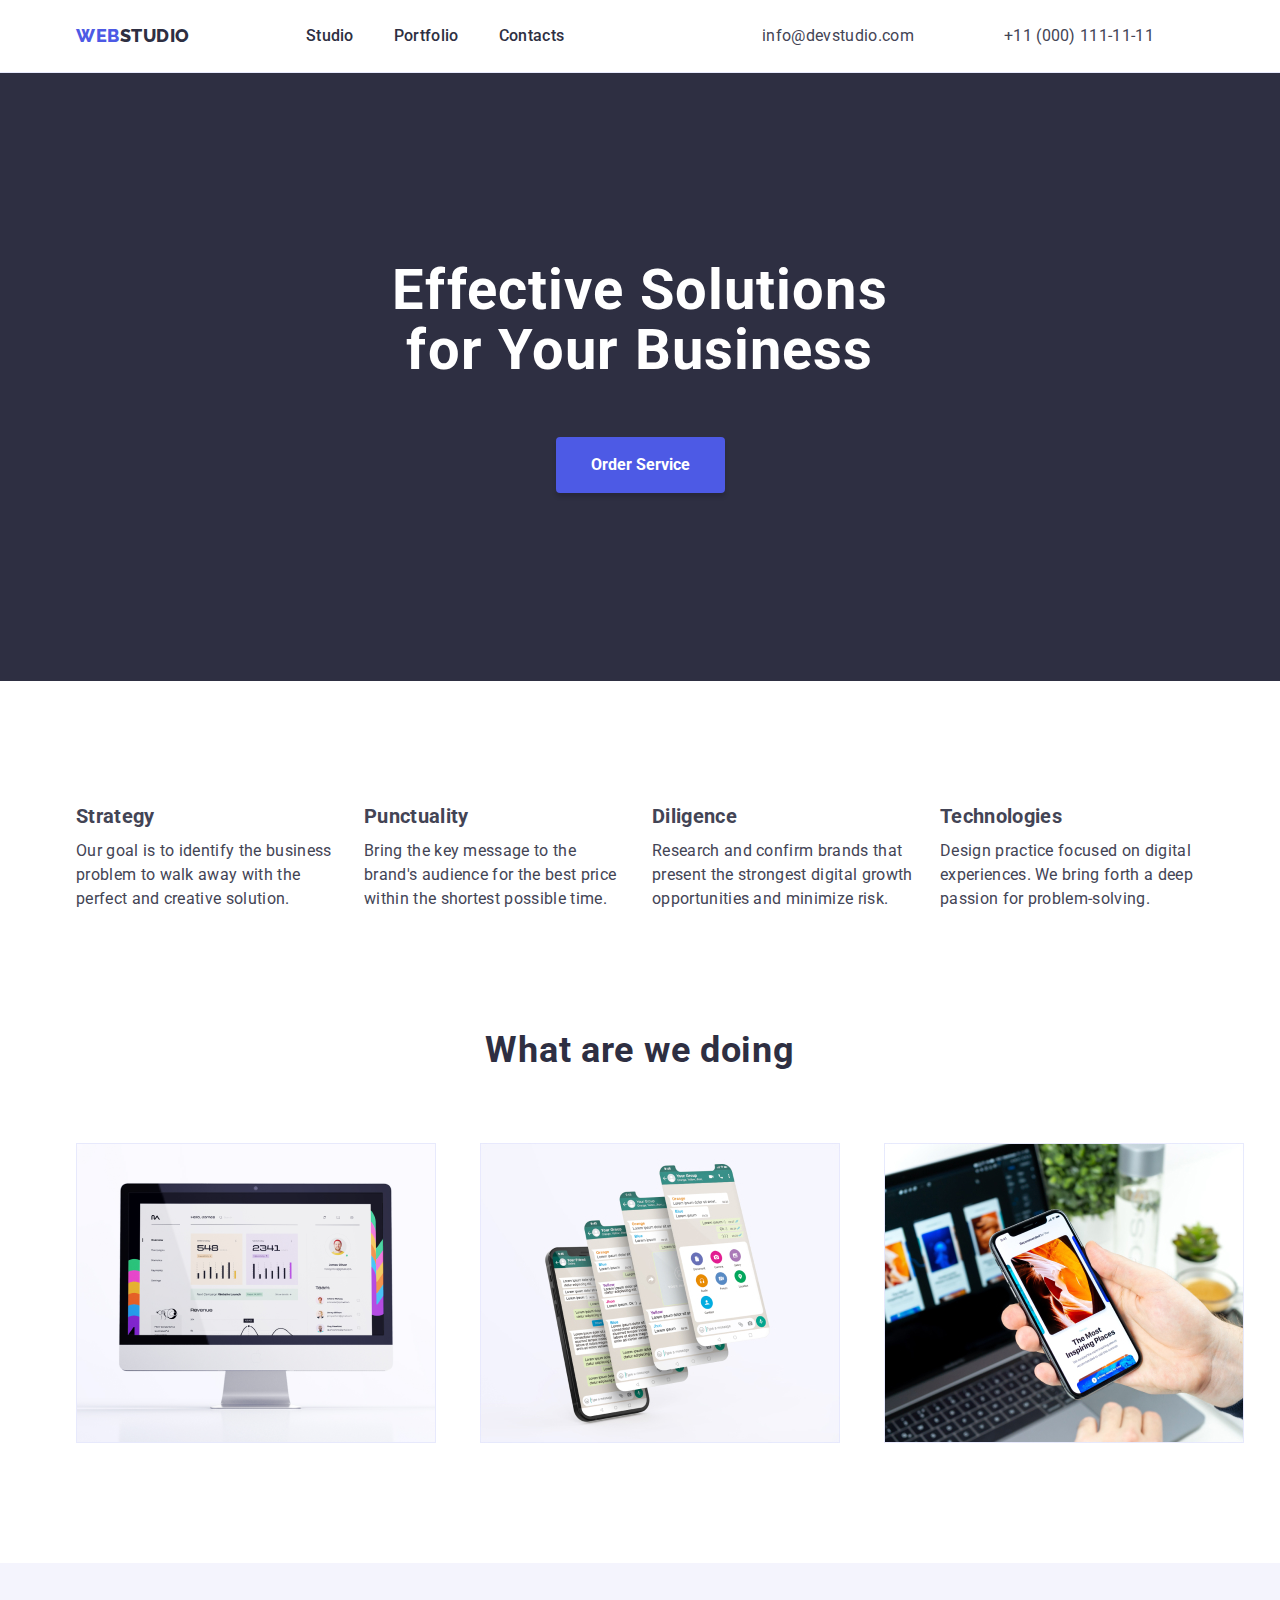
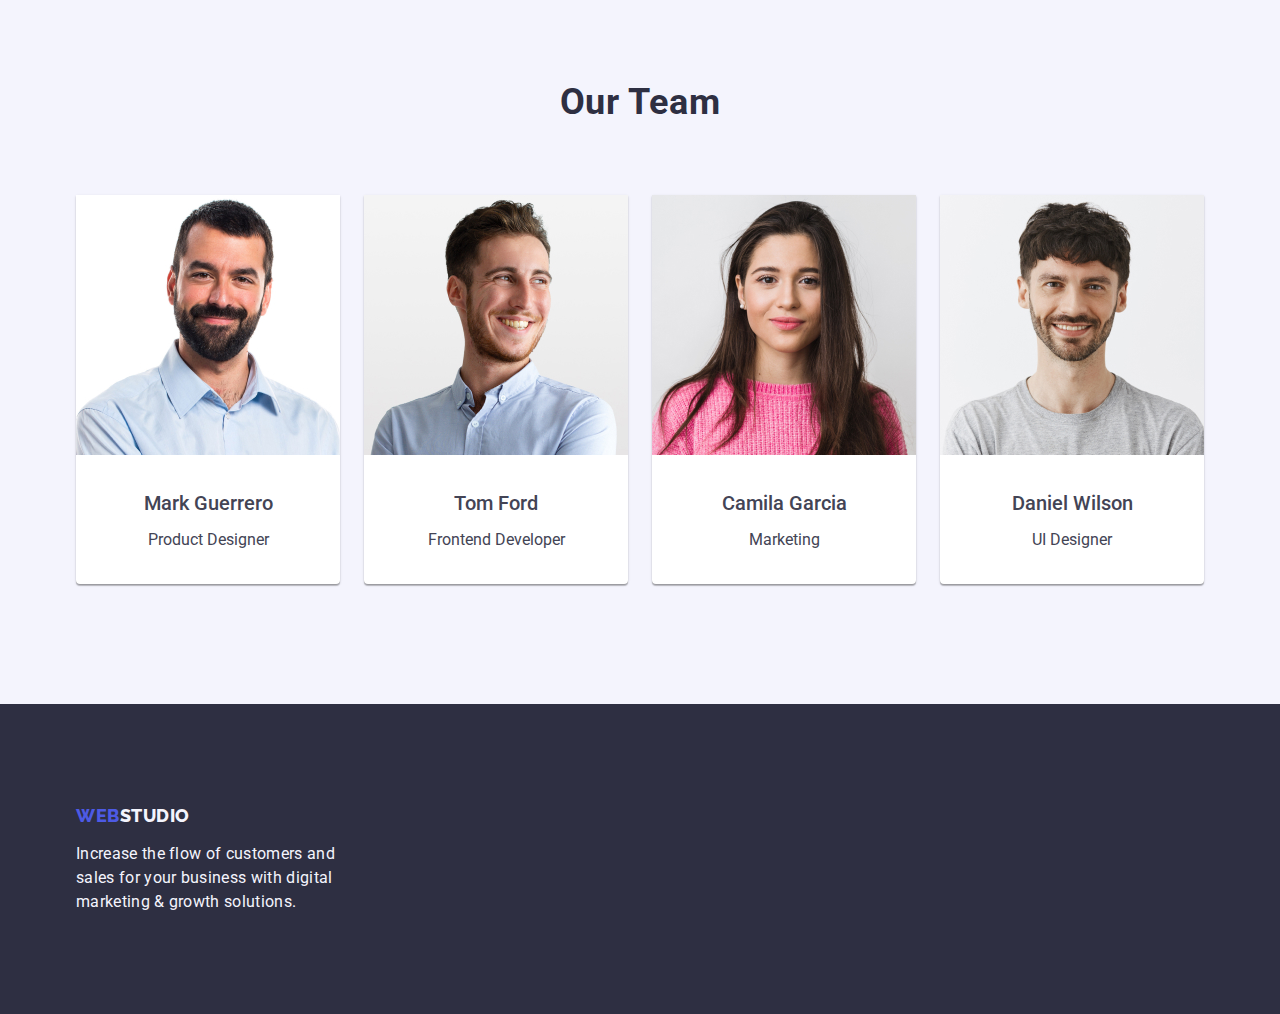
<file: index.html>
<!DOCTYPE html>
<html lang="en">

<head>
  <meta charset="UTF-8" />
  <meta name="viewport" content="width=device-width, initial-scale=1.0" />
  <link rel="preconnect" href="https://fonts.googleapis.com">
  <link rel="preconnect" href="https://fonts.gstatic.com" crossorigin>
  <link href="https://fonts.googleapis.com/css2?family=Raleway:wght@800&family=Roboto:wght@400;500;700;900&display=swap"
    rel="stylesheet">
  <link rel="stylesheet"
    href="https://cdnjs.cloudflare.com/ajax/libs/modern-normalize/1.0.0/modern-normalize.min.css" />
  <link rel="stylesheet" href="./css/styles.css">
  <title>Web Studio</title>
</head>

<body>
  <header class="main-section">
    <div class="header container">
      <nav class="nav">
        <a class="logo link" href="./index.html">
          Web<span class="logo-highlight">Studio</span>
        </a>
        <ul class="menu-list list">
          <li class="menu-item"><a class="link-padding list link" href="./index.html">Studio</a></li>
          <li class="menu-item"><a class="link-padding list link" href="./portfolio.html">Portfolio</a></li>
          <li class="menu-item"><a class="link-padding list link" href="">Contacts</a></li>
        </ul>
      </nav>
      <address class="contact">
        <ul class="gap list">
          <li><a class="contakt-item link" href="mailto:info@devstudio.com">info@devstudio.com</a></li>
          <li><a class="contakt-item link" href="tel:+110001111111">+11 (000) 111-11-11</a></li>
        </ul>
      </address>
    </div>
  </header>
  <main>
    <section class="hero section">
      <div class="hero-content container">
        <h1 class="first-section-h">Effective Solutions for Your Business</h1>
        <button class="hero-btn" type="button">Order Service</button>
      </div>
    </section>
    <section class="advantages section">
      <div class="container">
        <h2 class="visually-hidden">Our advantages</h2>
        <ul class="list">
          <li class="advantages-item">
            <h3 class="advantages-title">Strategy</h3>
            <p class="paragraph-main">
              Our goal is to identify the business problem to walk away with the
              perfect and creative solution.
            </p>
          </li>
          <li class="advantages-item">
            <h3 class="advantages-title">Punctuality</h3>
            <p class="paragraph-main">
              Bring the key message to the brand's audience for the best price
              within the shortest possible time.
            </p>
          </li>
          <li class="advantages-item">
            <h3 class="advantages-title">Diligence</h3>
            <p class="paragraph-main">
              Research and confirm brands that present the strongest digital
              growth opportunities and minimize risk.
            </p>
          </li>
          <li class="advantages-item">
            <h3 class="advantages-title">Technologies</h3>
            <p class="paragraph-main">
              Design practice focused on digital experiences. We bring forth a
              deep passion for problem-solving.
            </p>
          </li>
        </ul>
      </div>
    </section>
    <section class="offer section">
      <div class="container">
        <h2 class="section-hii">What are we doing</h2>
        <ul class="list">
          <li class="offer-item">
            <img src="./images//Rectangle71.jpg" alt="imac" width="360" height="300" />
          </li>
          <li class="offer-item">
            <img src="./images/img2.jpg" alt="phone and 3 screens" width="360" height="300" />
          </li>
          <li class="offer-item">
            <img src="./images//img3.jpg" alt="phone and computer" width="360" height="300" />
          </li>
        </ul>
      </div>
    </section>
    <section class="team section">
      <div class="container">
        <h2 class="section-hii">Our Team</h2>
        <ul class="team-list">
          <li class="our-team">
            <img src="./images/img.jpg" alt="Emploe Mark" width="264" height="260" />
            <div class="team-description">
              <h3 class="heading">Mark Guerrero</h3>
              <p class="paragraph-name">Product Designer</p>
            </div>
          </li>
          <li class="our-team">
            <img src="./images/img-2.jpg" alt="Emploe Tom" width="264" height="260" />
            <div class="team-description">
              <h3 class="heading">Tom Ford</h3>
              <p class="paragraph-name">Frontend Developer</p>
            </div>
          </li>
          <li class="our-team">
            <img src="./images/img-3.jpg" alt="Emploe Camila" width="264" height="260" />
            <div class="team-description">
              <h3 class="heading">Camila Garcia</h3>
              <p class="paragraph-name">Marketing</p>
            </div>
          </li>
          <li class="our-team">
            <img src="./images/img-4.jpg" alt="Emploe Daniel" width="264" height="260" />
            <div class="team-description">
              <h3 class="heading">Daniel Wilson</h3>
              <p class="paragraph-name">UI Designer</p>
            </div>
          </li>
        </ul>
      </div>
    </section>
  </main>
  <footer class="page-footer">
    <div class="container">
      <a class="bottom logo link" href="./index.html">
        Web<span class="footer-logo">Studio</span>
      </a>
      <p class="paragraph-footer">
        Increase the flow of customers and sales for your business with digital
        marketing & growth solutions.
      </p>
    </div>
  </footer>
</body>

</html>
</file>
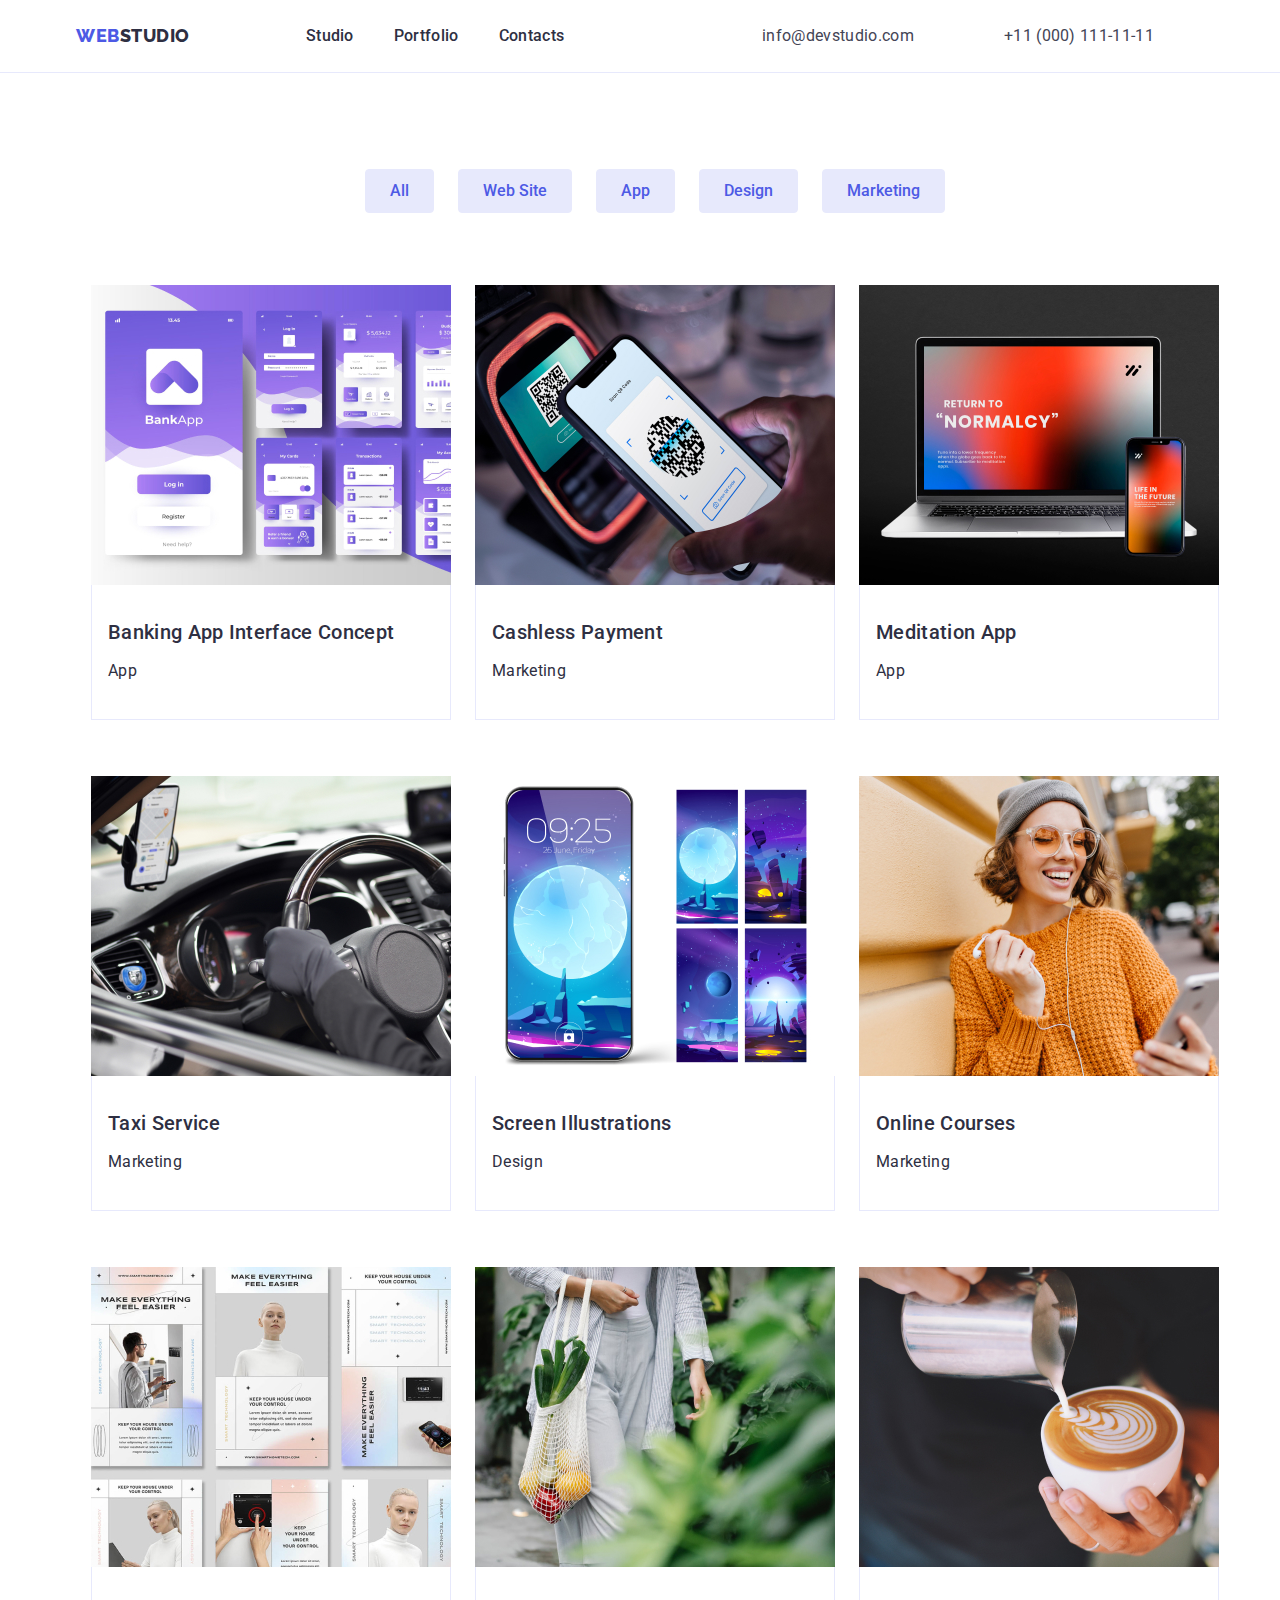
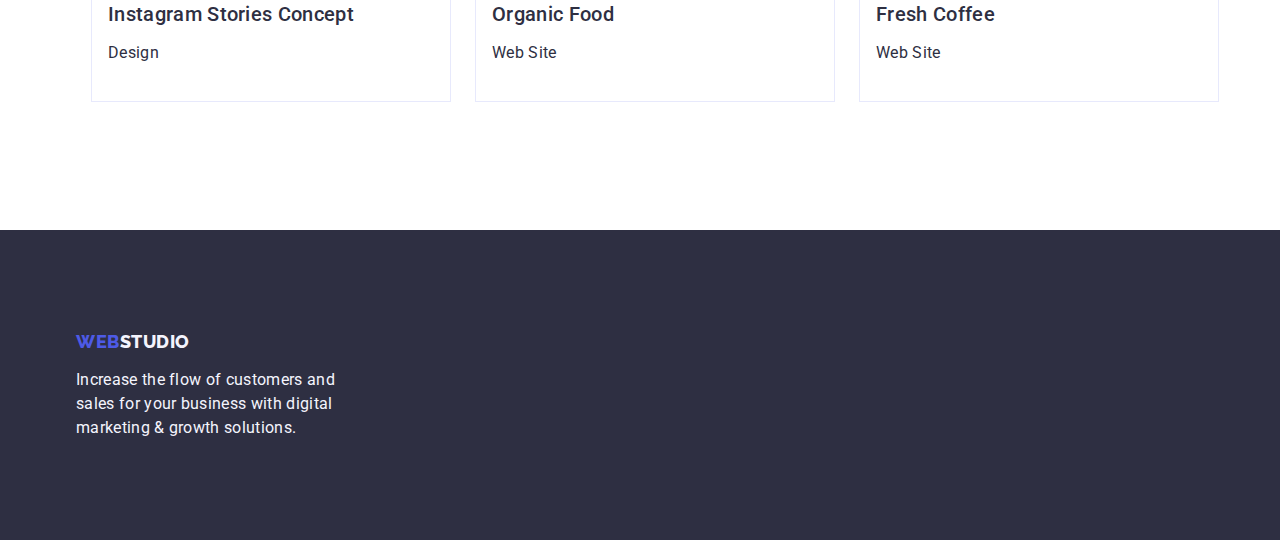
<file: portfolio.html>
<!DOCTYPE html>
<html lang="en">

<head>
    <meta charset="UTF-8">
    <meta name="viewport" content="width=device-width, initial-scale=1.0">
    <link rel="preconnect" href="https://fonts.googleapis.com">
    <link rel="preconnect" href="https://fonts.gstatic.com" crossorigin>
    <link
        href="https://fonts.googleapis.com/css2?family=Raleway:wght@800&family=Roboto:wght@400;500;700;900&display=swap"
        rel="stylesheet">
    <link rel="stylesheet"
        href="https://cdnjs.cloudflare.com/ajax/libs/modern-normalize/1.0.0/modern-normalize.min.css" />
    <link rel="stylesheet" href="./css/styles.css">

    <title>Portfolio</title>


</head>

<body>
    <header class="main-section">
        <div class="header container">
            <nav class="nav">
                <a class="logo link" href="./index.html">
                    Web<span class="logo-highlight">Studio</span>
                </a>
                <ul class="menu-list list">
                    <li class="menu-item"><a class="link-padding list link" href="./index.html">Studio</a></li>
                    <li class="menu-item"><a class="link-padding list link" href="./portfolio.html">Portfolio</a></li>
                    <li class="menu-item"><a class="link-padding list link" href="">Contacts</a></li>
                </ul>
            </nav>
            <address class="contact">
                <ul class="gap list">
                    <li><a class="contakt-item link" href="mailto:info@devstudio.com">info@devstudio.com</a></li>
                    <li><a class="contakt-item link" href="tel:+110001111111">+11 (000) 111-11-11</a></li>
                </ul>
            </address>
        </div>
    </header>
    <main class="container">
        <section class="submenu-list section">
            <div class="container">
                <h1 class="visually-hidden">Buttons</h1>
                <ul class="list-buttons section">
                    <li class="submenu-item"><button class="btn" type="button">All</button></li>
                    <li class="submenu-item"><button class="btn" type="button">Web Site</button></li>
                    <li class="submenu-item"><button class="btn" type="button">App</button></li>
                    <li class="submenu-item"><button class="btn" type="button">Design</button></li>
                    <li class="submenu-item"><button class="btn" type="button">Marketing</button></li>
                </ul>
                <ul class="projects-list ">
                    <li class="projects-img">
                        <a href="#" class="link"> <img src="./images/HW2img.jpg" alt="View of Bank app screen "
                                width="360" height="300">
                            <div class="projects-description">
                                <h2 class="heading">Banking App Interface Concept</h2>
                                <p class="paragraph">App</p>
                            </div>
                        </a>
                    </li>
                    <li class="projects-img">
                        <a href="#" class="link"> <img src="./images/HW2img-2.jpg" alt="Payment viev" width="360"
                                height="300">
                            <div class="projects-description">
                                <h2 class="heading">Cashless Payment</h2>
                                <p class="paragraph">Marketing</p>
                            </div>
                        </a>
                    </li>
                    <li class="projects-img">
                        <a href="#" class="link"> <img src="./images/HW2img-3.jpg" alt="Notebook with Meditation App"
                                width="360" height="300">
                            <div class="projects-description">
                                <h2 class="heading">Meditation App</h2>
                                <p class="paragraph">App</p>
                            </div>
                        </a>
                    </li>
                    <li class="projects-img">
                        <a href="#" class="link"> <img src="./images/HW2img-4.jpg" alt="Inside car" width="360"
                                height="300">
                            <div class="projects-description">
                                <h2 class="heading">Taxi Service</h2>
                                <p class="paragraph">Marketing</p>
                            </div>
                        </a>
                    </li>
                    <li class="projects-img">
                        <a href="#" class="link"> <img src="./images/HW2img-5.jpg" alt="Phone and four screen"
                                width="360" height="300">
                            <div class="projects-description">
                                <h2 class="heading">Screen Illustrations</h2>
                                <p class="paragraph">Design</p>
                            </div>
                        </a>
                    </li>
                    <li class="projects-img">
                        <a href="#" class="link"><img src="./images/HW2img-6.jpg" alt="The girl on the street"
                                width="360" height="300">
                            <div class="projects-description">
                                <h2 class="heading">Online Courses</h2>
                                <p class="paragraph">Marketing</p>
                            </div>
                        </a>
                    </li>
                    <li class="projects-img">
                        <a href="#" class="link"><img src="./images/HW2img-7.jpg" alt="Screen with Instagram stories"
                                width="360" height="300">
                            <div class="projects-description">
                                <h2 class="heading">Instagram Stories Concept</h2>
                                <p class="paragraph">Design</p>
                            </div>
                        </a>
                    </li>
                    <li class="projects-img">
                        <a href="#" class="link"><img src="./images/HW2img-8.jpg" alt="person with purchases"
                                width="360" height="300">
                            <div class="projects-description">
                                <h2 class="heading">Organic Food</h2>
                                <p class="paragraph">Web Site</p>
                            </div>
                        </a>
                    </li>
                    <li class="projects-img">
                        <a href="#" class="link"><img src="./images/HW2img-9.jpg" alt="Coffee with milk" width="360"
                                height="300">
                            <div class="projects-description">
                                <h2 class="heading">Fresh Coffee</h2>
                                <p class="paragraph">Web Site</p>
                            </div>
                        </a>
                    </li>
                </ul>
            </div>

        </section>
    </main>
    <footer class="page-footer">
        <div class="container">
            <a class="bottom logo link" href="./index.html">
                Web<span class="footer-logo">Studio</span>
            </a>
            <p class="paragraph-footer">Increase the flow of customers and sales for your business with digital
                marketing & growth solutions.</p>
        </div>
    </footer>
</body>

</html>
</file>
<file: css/styles.css>
:root {
    --first-color-text: #2E2F42;
    --Lavender: #E7E9FC;
    --color-white: #ffffff;
    --iris: #4D5AE5;
    --Ocean: #404BBF;
    --cloud: #F4F4FD;
    --SLATE: #434455;
    --kolo4: #404bbf;
}

* {
    margin: 0;
    padding: 0;
}

body {
    background-color: #FFFFFF;
    font-family: 'Roboto', sans-serif;
    color: #434455;
    line-height: 1.6;
}

.main-section {
    border-bottom: 1px solid #e7e9fc;
}

.logo .link {
    font-size: 18px;
    line-height: 1.17;
    letter-spacing: 0.03em;
    color: var(--iris);
    padding: 24px 0;
}

.logo-footer {
    font-family: "Raleway", sans-serif;
    font-weight: 800;
    font-size: 18px;
    line-height: 1.17;
    letter-spacing: 0.03em;
    text-decoration: none;
    text-transform: uppercase;
    color: var(--cloud);
    font-style: normal;
}

.highlight {
    color: var(--iris);
}

.menu-item {
    gap: 40px;
}

.menu-item:last-child {
    margin-right: 0;
}

.list {
    font-size: 16px;
    font-style: normal;

    line-height: 1.5;
    letter-spacing: 0.32px;
    list-style: none;
    text-decoration: none;
    display: flex;
    align-items: center;
    gap: 24px;
}

.list-buttons {
    display: flex;
    justify-content: center;
    gap: 24px;
    margin-bottom: 72px;
}

.contact {
    font-style: normal;
    color: var(--SLATE);
}

.contact:hover {
    color: var(--Ocean);
}

.contakt-item .link {
    color: var(--SLATE);
}

.contakt-item .link:hover,
.contakt-item .link:active {
    color: var(--kolo4);
}

.advantages-title {
    font-size: 20px;
    margin-bottom: 8px;
}

.p {
    color: var(--first-color-text);
    font-family: Roboto;
    font-size: 16px;
    line-height: 1.5;
    letter-spacing: 0.32px;
}

.span {
    color: var(--first-color-text);
}

.page-footer {
    padding-top: 100px;
    padding-bottom: 100px;
    color: var(--cloud);
    background-color: var(--first-color-text);
}

.logo-highlight {
    color: var(--first-color-text);
    text-decoration: none;
}

.footer-logo {
    color: #f4f4fd;
}

.hero-btn {
    color: var(--color-white);
    background-color: var(--iris);
    border: none;
    border-radius: 4px;
    font-size: 16px;
    font-weight: 700;
    line-height: 1.9em;
    cursor: pointer;
    box-shadow: 0px 4px 4px rgba(0, 0, 0, 0.15);
    border-radius: 4px;
    display: block;
    min-width: 169px;
    height: 56px;
    margin: auto;
    margin-top: 56px;
}

.hero-btn:hover,
.hero-btn:focus,
.hero-btn:active {
    background-color: var(--Ocean);
    color: var(--color-white);
}

.btn {
    color: var(--iris);
    background-color: var(--Lavender);
    min-height: 38px;
    padding: 12px 24px;
    font-size: 16px;
    font-weight: 500;
    border: 1px solid var(--Lavender);
    border-radius: 4px;
    cursor: pointer;
}

.btn:hover,
.btn:focus,
.btn:active {
    background-color: var(--Ocean);
    color: var(--color-white);
    box-shadow: 0px 3px 1px rgba(0, 0, 0, 0.1), 0px 1px 2px rgba(0, 0, 0, 0.08),
        0px 2px 2px rgba(0, 0, 0, 0.12);
    border-radius: 4px;
    border: 1px solid transparent;
}

.submenu-item {
    list-style-type: none;
}

.advantages {
    padding: 120px 0;
}

.advantages-item {
    display: inline-block;
    width: calc((100% - 72px) / 4);
}

.advantages-item:last-child {
    margin-right: 0;
}

.visually-hidden {
    position: absolute;
    width: 1px;
    height: 1px;
    margin: -1px;
    border: 0;
    padding: 0;
    white-space: nowrap;
    clip-path: inset(100%);
    clip: rect(0 0 0 0);
    overflow: hidden;
}

.paragraph {
    font-size: 16px;
    line-height: 1.5;
    letter-spacing: 0.02em;
    color: var(--SLATE);
}

.link {
    font-size: 16px;
    line-height: 1.5;
    letter-spacing: 0.02em;
    color: var(--first-color-text);
    text-decoration: none;
    display: inline-block;
}

.list .link:hover,
.list .link:focus {
    color: var(--Ocean);
}

.logo-highlight .link {
    text-decoration: none;


}

.paragraph-footer {
    line-height: 1.5;
    letter-spacing: 0.02em;
    padding-left: 0px;
    width: 264px;

}

.first-section-h {
    font-weight: 700;
    font-size: 56px;
    line-height: 1.07;
    text-align: center;
    letter-spacing: 0.02em;
    color: var(--color-white);
    margin-bottom: 30px;
    max-width: 496px;
    margin: auto;
}

.button-first-section {
    font-family: "Roboto", sans-serif;
    font-weight: 500;
    font-size: 16px;
    line-height: 1.5;
    letter-spacing: 0.04em;
    cursor: pointer;
}

.paragraph-main {
    font-size: 16px;
    line-height: 1.5;
    letter-spacing: 0.02em;
    color: var(--SLATe);
    text-align: left;
}

.paragraph-name .team-photo {
    margin-bottom: 30px;
}

.team-description {
    padding: 32px 0px;
}

.team-description-h3 {
    margin-bottom: 10px;
}

.section-hii {
    font-size: 36px;
    line-height: 1.11;
    letter-spacing: 0.02em;
    color: var(--first-color-text);
    margin: 0;
    margin-bottom: 72px;
    padding: 0;
}

.team {
    text-align: center;
    background-color: var(--cloud);
    padding-top: 94px;
    padding-bottom: 94px;
    margin-bottom: 0px;
    padding: 120px 0
}

.our-team {
    background-color: var(--color-white);
    box-shadow: 0px 1px 3px rgba(0, 0, 0, 0.12), 0px 1px 1px rgba(0, 0, 0, 0.14),
        0px 2px 1px rgba(0, 0, 0, 0.2);
    border-radius: 0px 0px 4px 4px;
    max-width: 270px;
    display: inline-block;
    width: calc((100% - 72px) / 4);
}

.our-team:last-child {
    margin-right: 0;
}

.button-first-section:focus {
    background-color: var(--kolo4);
}

.contakt-item {
    color: var(--SLATE);
    font-weight: 400;
    display: block;
    margin-right: 50px;
}

.contact-item:last-child {
    margin-right: 0;
}

.logo {
    font-family: "Raleway", sans-serif;
    font-weight: 800;
    font-size: 18px;
    line-height: 1.17;
    letter-spacing: 0.03em;
    text-decoration: none;
    text-transform: uppercase;
    color: var(--iris);
    font-style: normal;
    margin-right: 76px;
}

.hero {
    background-color: var(--first-color-text);
    padding: 188px 0;
    display: flex;
    justify-content: center;
    align-items: center;
}

.hero-content {
    text-align: center;
    width: 700px;
}

.offer {
    text-align: center;
    padding-bottom: 120px;
}

.offer-item {
    display: inline-block;
    margin-right: 20px;
    width: calc((100% - 48px) / 3);
}

.offer-item:last-child {
    margin-right: 0;
}

.submenu-list {
    margin: auto;
    padding: 96px 0 120px 0;
}

.submenu-list>ul {
    display: flex;
    justify-content: space-around;
}

.projects-list {
    display: flex;
    flex-wrap: wrap;
    justify-content: space-between;
    row-gap: 48px;
    column-gap: 24px;
    list-style: none;

}

.projects-description {
    border: 1px solid var(--Lavender);
    padding: 32px 16px;
    border-top: none;
    margin-bottom: 8px;
}

.projects-description>h3 {
    line-height: 2em;
}

.projects-description>p {
    color: var(--brand-color-grey);
    line-height: 2em;
}

img {
    display: block;
}

.nav {
    display: flex;
    justify-content: flex-start;
    flex-direction: row;
    align-items: center;
    gap: 40px;
    list-style: none;
    font-weight: 500;
}

.header {
    padding-top: 24px;
    padding-bottom: 24px;
    display: flex;
    justify-content: space-between;
    align-items: center;
}

.projects-img {
    width: calc((100% - 48px) / 3);
}

.heading {
    margin-bottom: 8px;
    font-size: 20px;

    font-weight: 500;
}

.team-list {
    display: flex;
    gap: 24px;
}

.menu-list {
    display: flex;
    align-items: center;
    flex-wrap: wrap;
    gap: 40px;

}

.container {
    width: 1158px;
    margin: 0 auto;
    padding: 0 15px;
}

.link-padding {
    padding: 24px 0;
}

.bottom {
    margin-bottom: 16px;
}

.gap {
    gap: 40px;
}
</file>
